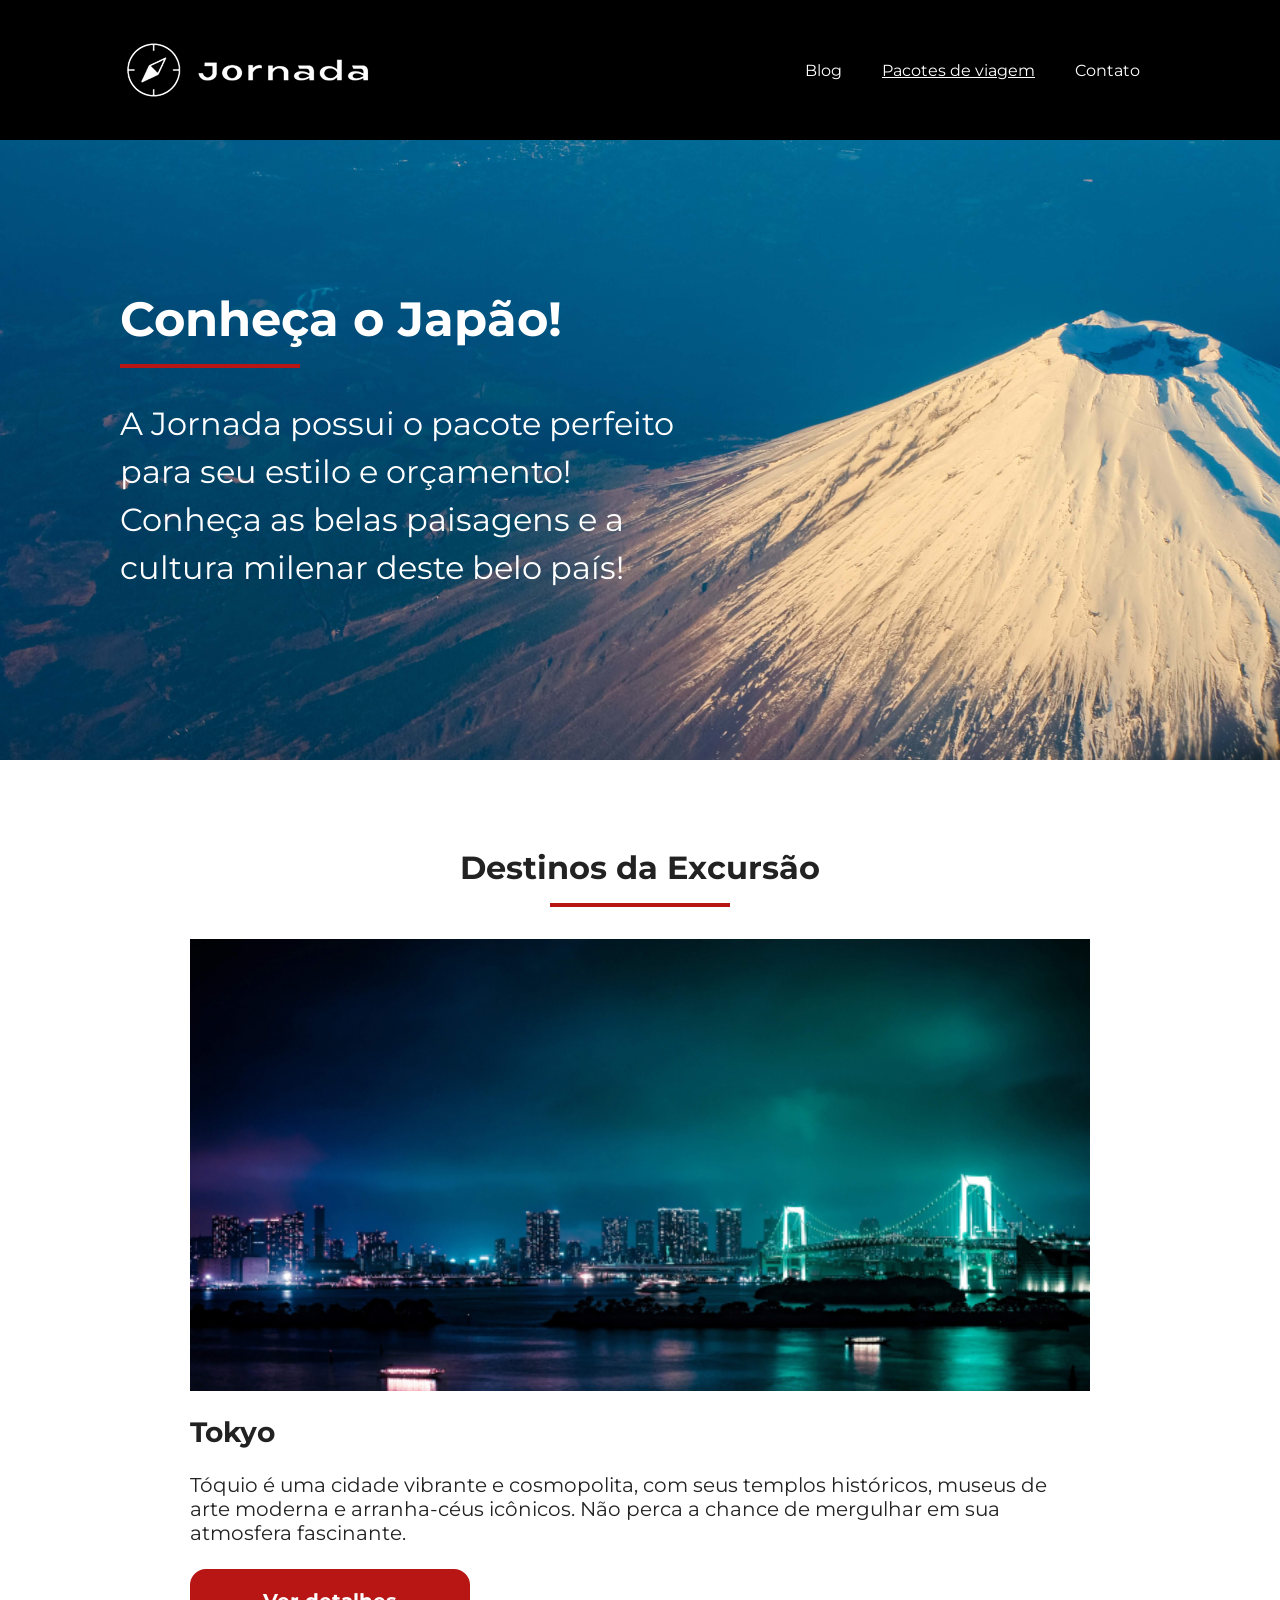
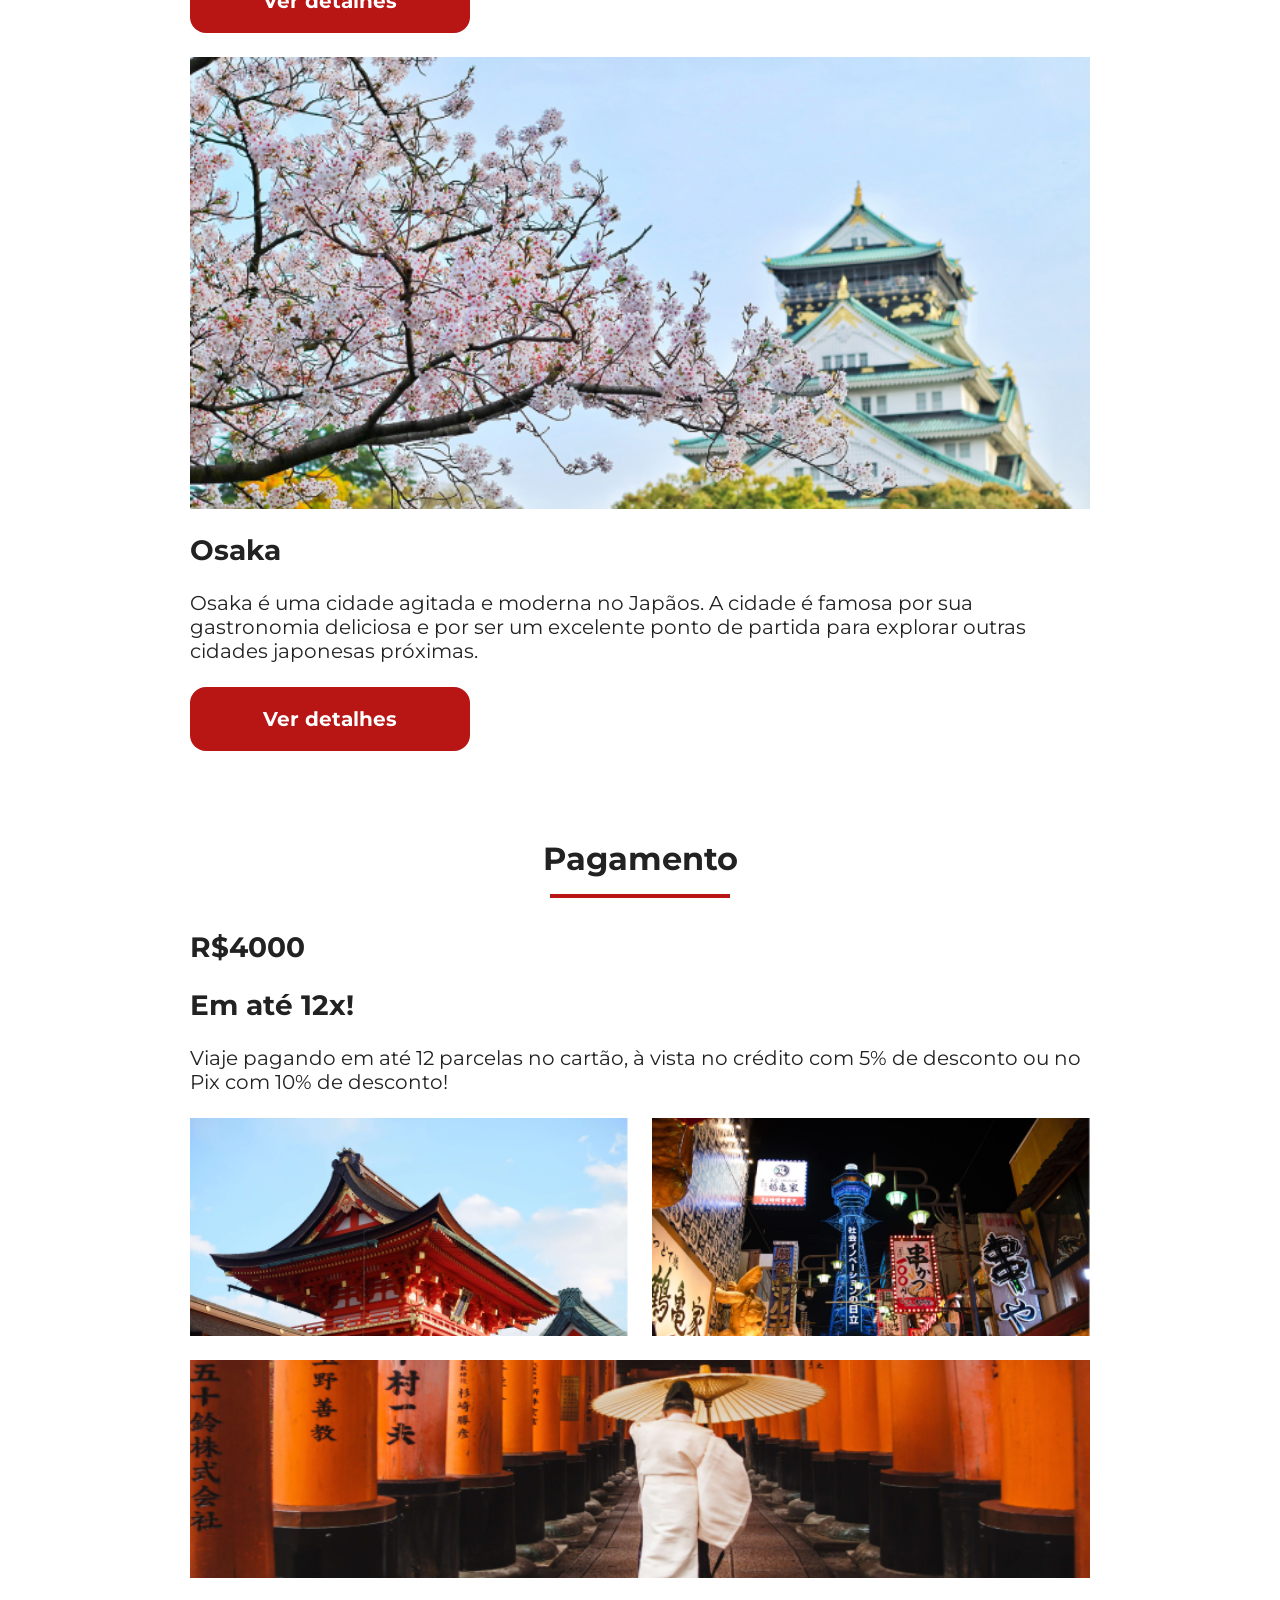
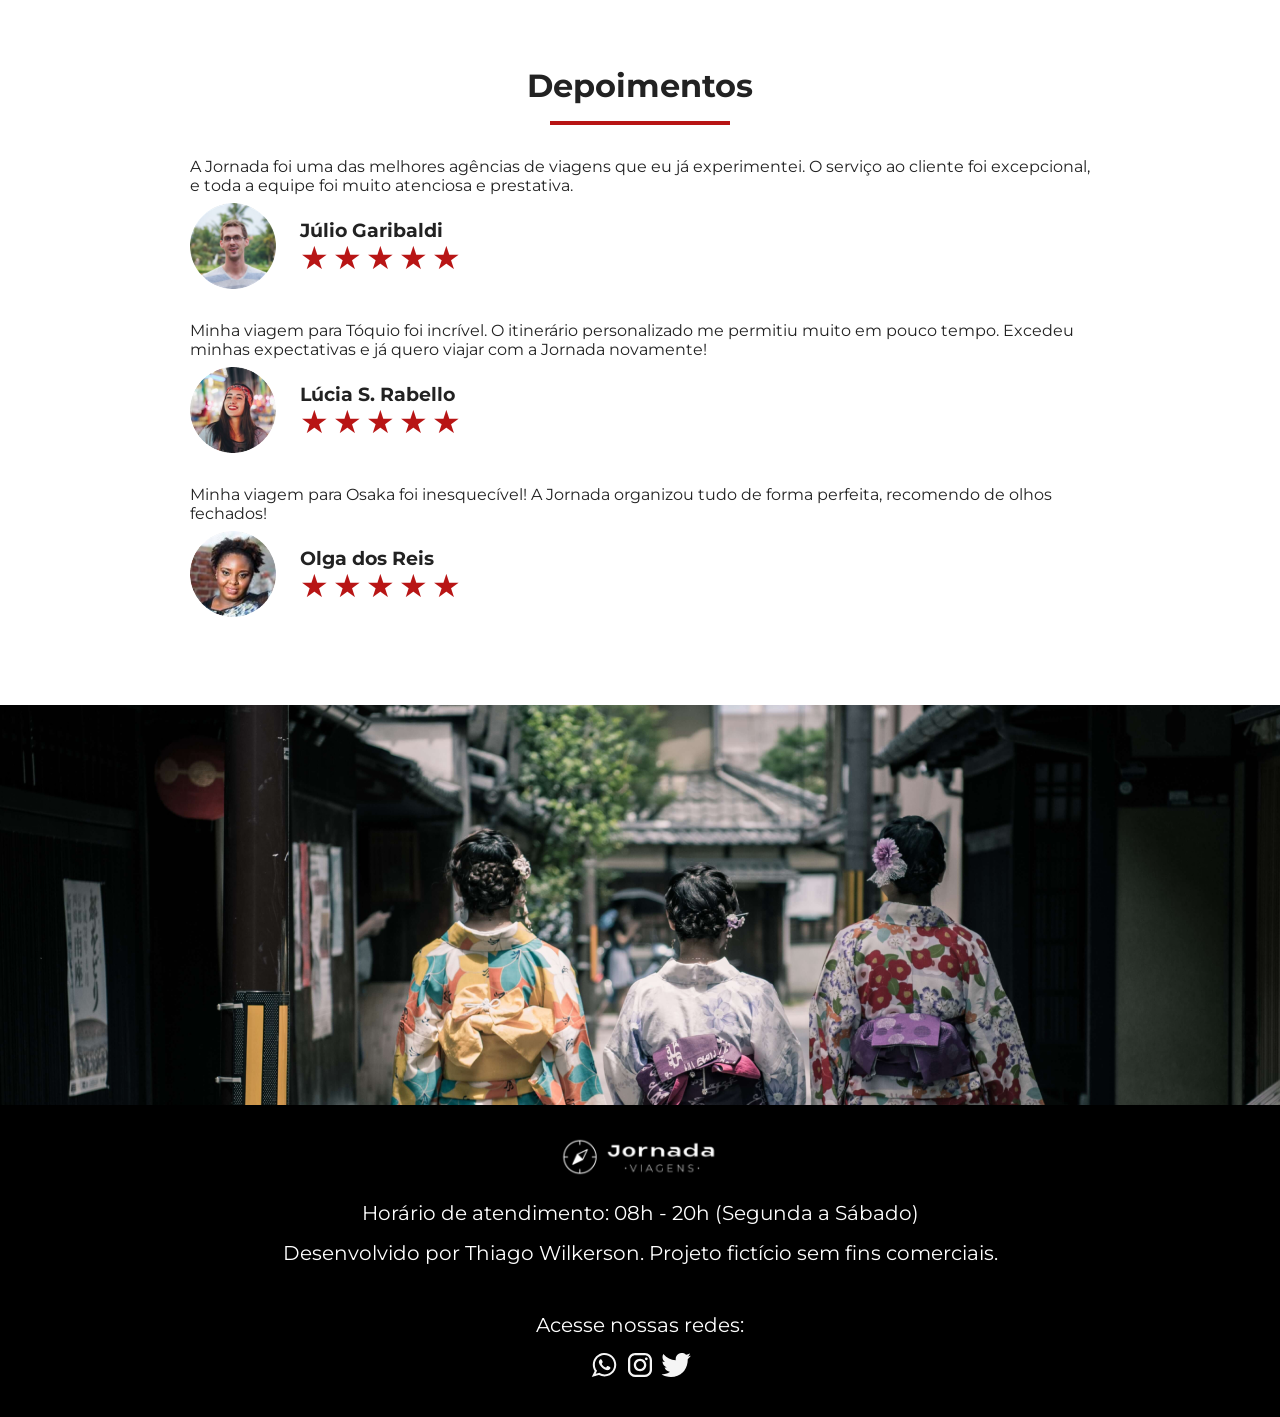
<file: pacotes.html>
<!doctype html>
<html lang="pt-br">
  <head>
    <meta charset="UTF-8" />
    <meta name="viewport" content="width=device-width, initial-scale=1.0" />
    <link rel="shortcut icon" href="img/favico.svg" type="image/x-svg" />
    <link rel="stylesheet" href="css/style.css" />
    <title>Pacotes de viagem</title>
  </head>
  <body>
    <header class="main-header">
      <a class="logo" href="index.html" title="voltar para a página inicial">
        <img
          class="logo-mobile"
          src="img/bussola-jornada-branca.png"
          alt="Bussola do logo Jornada Viagens na cor branca"
        />
        <img
          class="logo-desktop"
          src="img/Logo-provisória-branca 1.png"
          alt="Logo jornada viagens na cor branca"
        />
      </a>
      <div class="navgation-menu">
        <label for="menu">
          <img src="img/menu.png" alt="menu" />
        </label>
        <input type="checkbox" name="" id="menu" hidden />

        <nav>
          <ul class="list-links">
            <li>
              <a href="blog.html" target="_blank" title="Acessar blog">Blog</a>
            </li>
            <li>
              <a
                class="pacotes"
                href="pacotes.html"
                target="_blank"
                title="Acessar pacotes de viagens"
                >Pacotes de viagem</a
              >
            </li>
            <li>
              <a href="contato.html" target="_blank" title="Acessar contato"
                >Contato</a
              >
            </li>
          </ul>
        </nav>
      </div>
    </header>
    <section class="travel-packages hero">
    <div class="hero-img">
        <div class="hero-content">
            <h1> <b>Conheça o Japão!</b></h1>
            <hr />
            <p>
                A Jornada possui o pacote perfeito para seu estilo e orçamento!
                Conheça as belas paisagens e a cultura milenar deste belo país!
            </p>
        </div>
    </div>
</section>

    <section class="destinations">
      <div class="section-title">
        <h2>Destinos da Excursão</h2>
        <hr />
      </div>
      <div class="destinations-items">
        <article class="item tokyo">
          <header>
            <div class="img-item"></div>
            <h3>Tokyo</h3>
          </header>
          <p>
            Tóquio é uma cidade vibrante e cosmopolita, com seus templos
            históricos, museus de arte moderna e arranha-céus icônicos. Não
            perca a chance de mergulhar em sua atmosfera fascinante.
          </p>
          <footer>
            <a href="#" target="_blank" class="button">Ver detalhes</a>
          </footer>
        </article>

        <article class="item osaka">
          <header>
            <div class="img-item"></div>
            <h3>Osaka</h3>
          </header>
          <p>
            Osaka é uma cidade agitada e moderna no Japãos. A cidade é famosa
            por sua gastronomia deliciosa e por ser um excelente ponto de
            partida para explorar outras cidades japonesas próximas.
          </p>
          <footer>
            <a href="#" target="_blank" class="button">Ver detalhes</a>
          </footer>
        </article>
      </div>
    </section>
    <section class=" travel-packages  payments">
      <div class="section-title">
        <h2>Pagamento</h2>
        <hr />
      </div>
      <div class="content-container">
        <div class="text-content">
          <h3>R$4000</h3>
          <h3>Em até 12x!</h3>
          <p>
            Viaje pagando em até 12 parcelas no cartão, à vista no crédito com
            5% de desconto ou no Pix com 10% de desconto!
          </p>
        </div>
        <div class="  img-gallery">
          <div class=" image bag"></div>
          <div class="  passport"></div>
          <div class=" people colspan-2"></div>
        </div>
      </div>
    </section>
    <section class="testimonials">
      <div class="section-title">
        <h2>Depoimentos</h2>
        <hr />
      </div>
      <div class="testimonial-container">
        <artcle>
          <header>
            <p>
              A Jornada foi uma das melhores agências de viagens que eu já
              experimentei. O serviço ao cliente foi excepcional, e toda a
              equipe foi muito atenciosa e prestativa.
            </p>
          </header>
          <footer>
            <img
              src="img/Júlio Garibaldi.png"
              alt="imagem de perfil do cliente Júlio Garibaldi"
            />
            <div class="profile-content">
              <h3>Júlio Garibaldi </h3>
              <div class="rating">
                <span class="star">★</span>
                <span class="star">★</span>
                <span class="star">★</span>
                <span class="star">★</span>
                <span class="star">★</span>
              </div>
            </div>
          </footer>
        </artcle>
        <artcle>
          <header>
            <p>
              Minha viagem para Tóquio foi incrível. O itinerário personalizado me permitiu muito em pouco tempo. Excedeu minhas expectativas e já quero viajar com a Jornada novamente!
            </p>
          </header>
          <footer>
            <img
              src="img/julia.png"
              alt="imagem de perfil da cliente Lúcia S. Rabello"
            />
            <div class="profile-content">
              <h3>Lúcia S. Rabello</h3>
              <div class="rating">
                <span class="star">★</span>
                <span class="star">★</span>
                <span class="star">★</span>
                <span class="star">★</span>
                <span class="star">★</span>
              </div>
            </div>
          </footer>
        </artcle>
        <artcle>
          <header>
            <p>
              Minha viagem para Osaka foi inesquecível! A Jornada organizou tudo de forma perfeita, recomendo de olhos fechados!
            </p>
          </header>
          <footer>
            <img
              src="img/olga.png"
              alt="imagem de perfil da cliente Olga dos Rei"
            />
            <div class="profile-content">
              <h3>Olga dos Reis</h3>
              <div class="rating">
                <span class="star">★</span>
                <span class="star">★</span>
                <span class="star">★</span>
                <span class="star">★</span>
                <span class="star">★</span>
              </div>
            </div>
          </footer>
        </artcle>
      </div>
    </section>
    <section class=" travel-packages bottom-hero">
      <div class=" travel-packages hero-img"></div>
    </section>
    <footer class="  main-footer">
      <div class="footer-content">
        <img src="img/Logo-branco 1.svg" alt="logo completo Jornada Viagens" />
        <p>Horário de atendimento: 08h - 20h (Segunda a Sábado)</p>
        <p>
          Desenvolvido por Thiago Wilkerson. Projeto fictício sem fins
          comerciais.
        </p>
      </div>
      <div class="footer-social">
        <p>Acesse nossas redes:</p>
        <a href="#" target="_blank">
          <img src="img/Whatsapp 1.svg" alt="Entre em contato via Whatsapp" />
        </a>
        <a href="#" target="_blank">
          <img
            src="img/Instragam 1.svg"
            alt="Acesse o Instagram do Jornada Viagens"
          />
        </a>
        <a href="#" target="_blank">
          <img
            src="img/Twiter 1.svg"
            alt="Acesse o Twitter do Jornada Viagens"
          />
        </a>
      </div>
    </footer>
  </body>
</html>
</file>
<file: css/style.css>
@import url(global.css);
@import url(header.css);
@import url(hero.css);
@import url(offers.css);
@import url(categories.css);
@import url(destinations.css);
@import url(payments.css);
@import url(testimonials.css);
@import url(footer.css);
</file>
